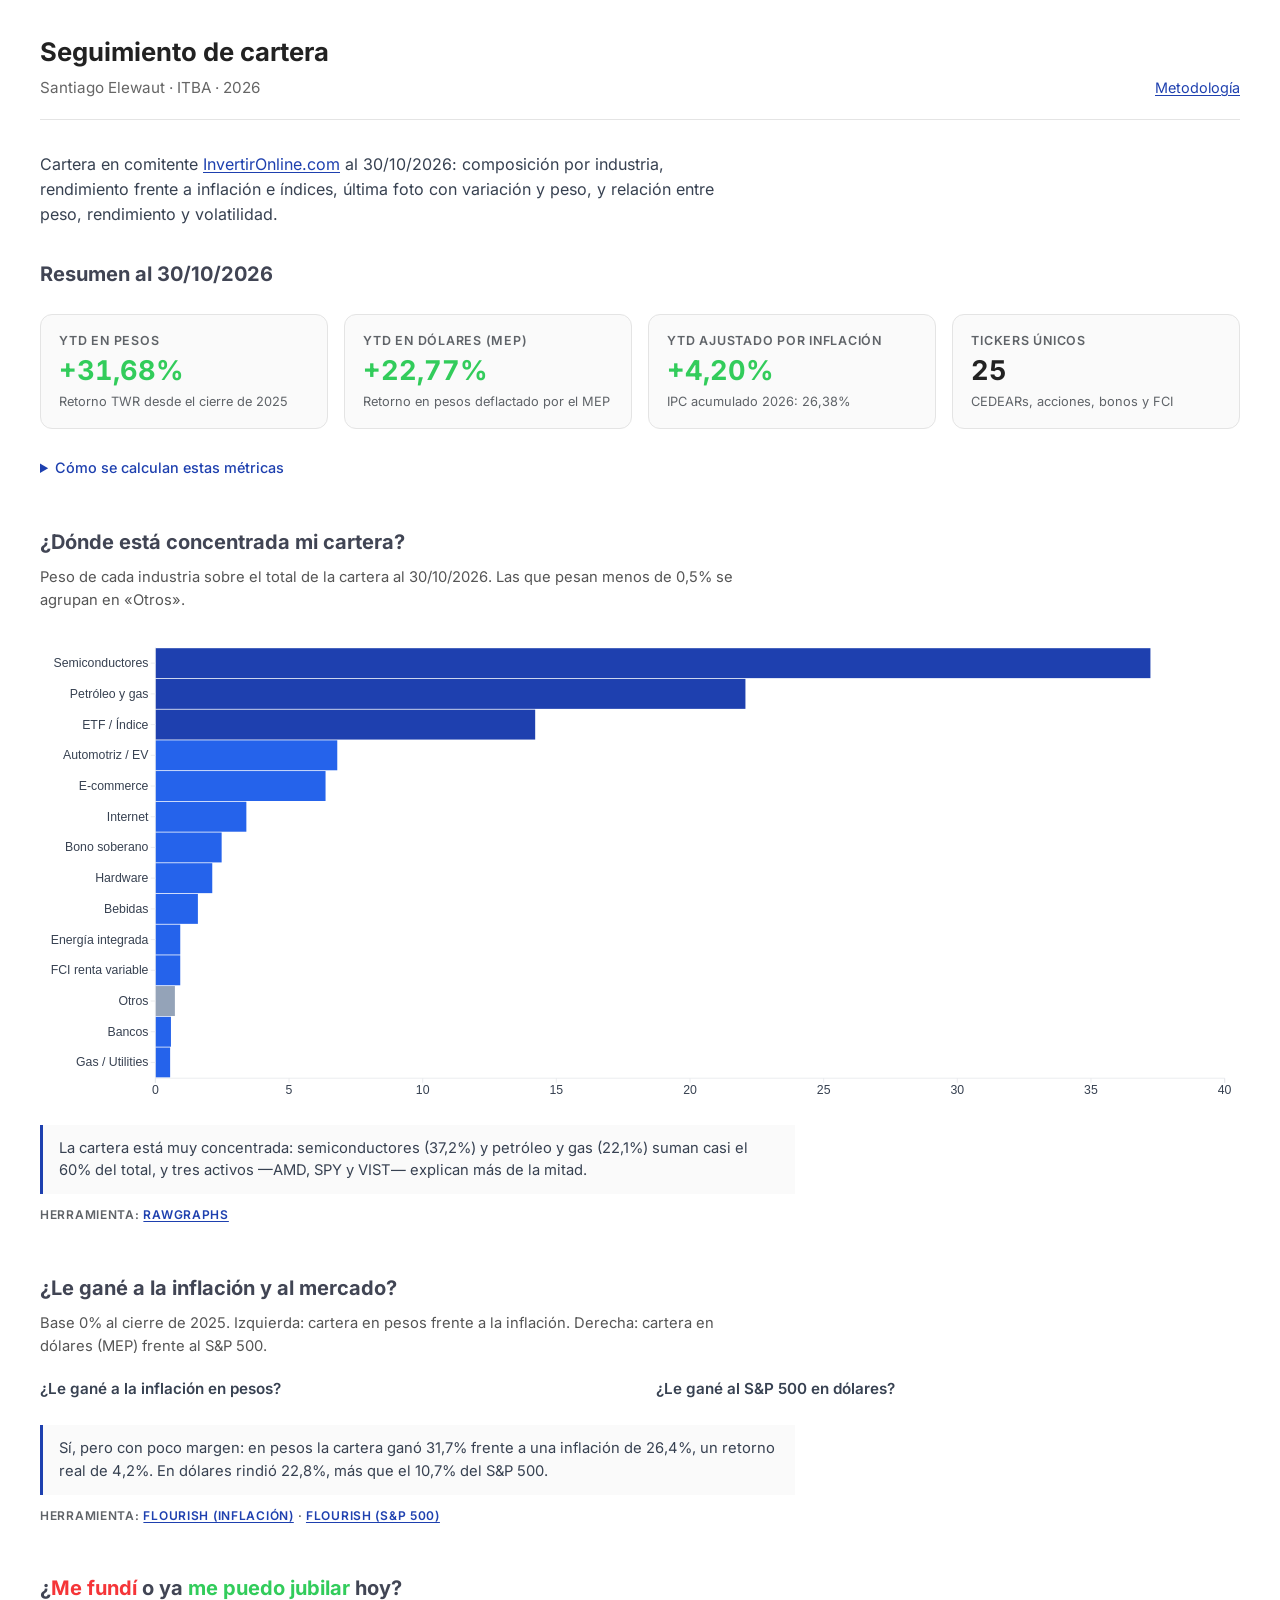
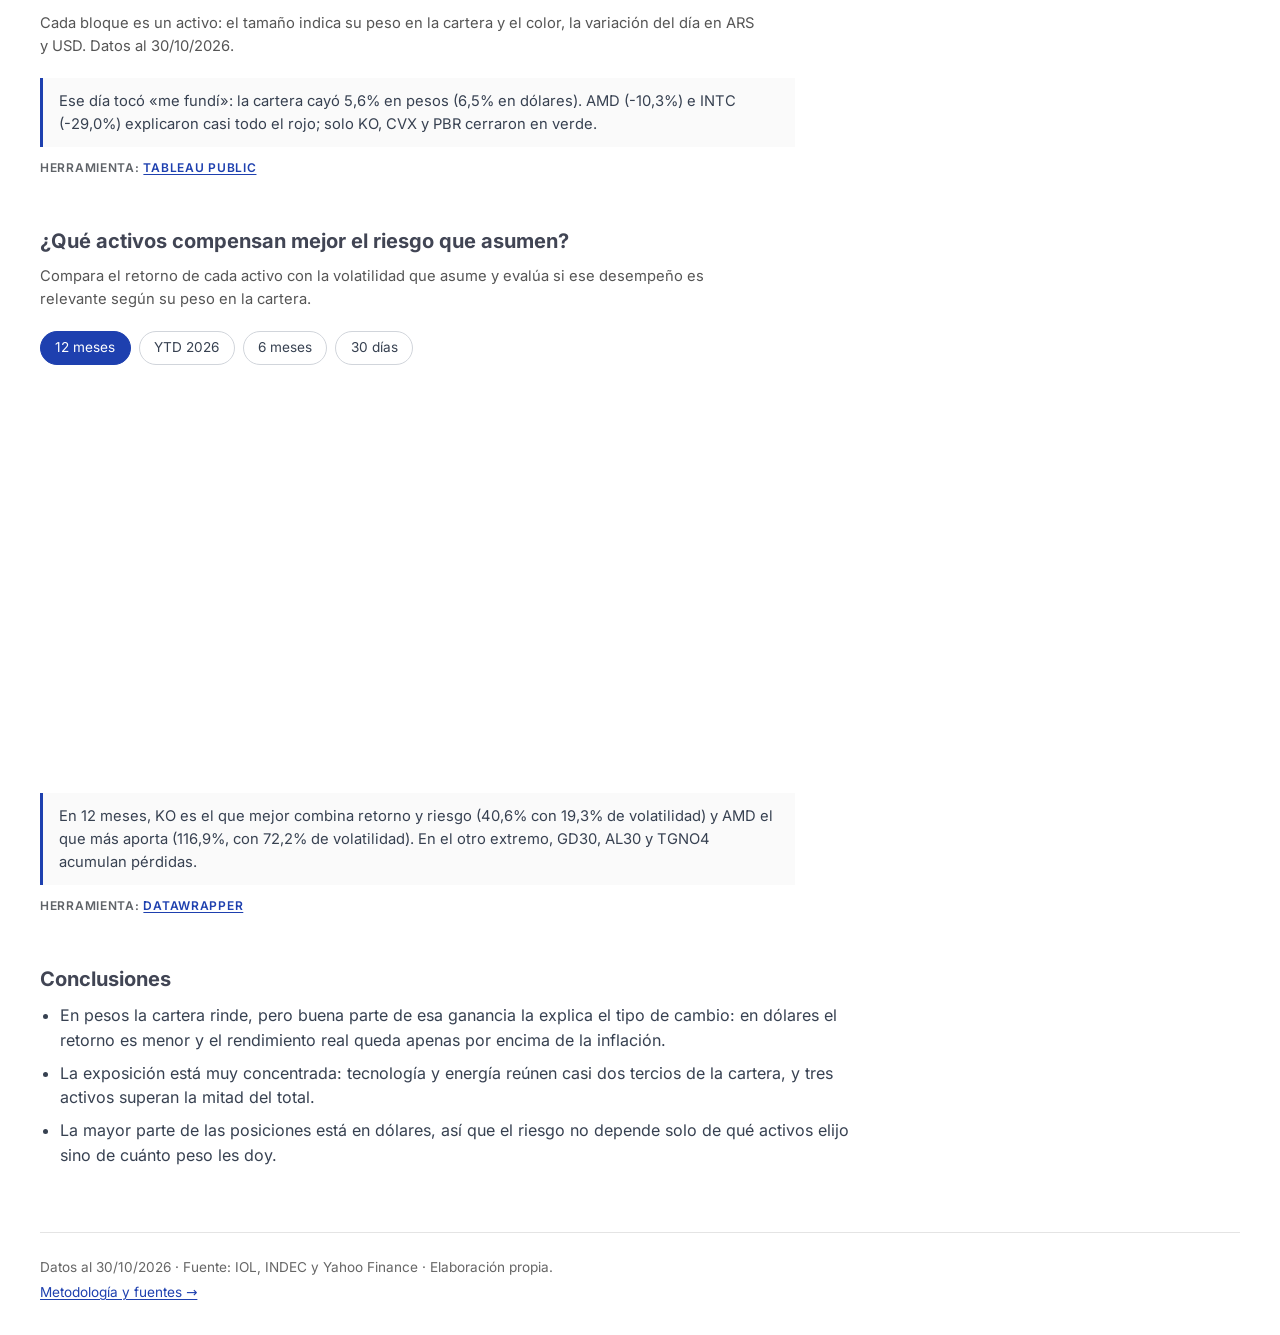
<file: index.html>
<!DOCTYPE html>
<html lang="es">
<head>
  <meta charset="utf-8">
  <meta name="viewport" content="width=device-width">
  <title>Seguimiento de cartera — Santiago Elewaut</title>
  <link rel="stylesheet" href="./styles.css">
</head>
<body>
  <header class="page-header">
    <div>
      <h1>Seguimiento de cartera</h1>
      <p class="subtitle">Santiago Elewaut · ITBA · 2026</p>
    </div>
    <nav class="header-nav" aria-label="Navegación">
      <a href="./metodologia.html">Metodología</a>
    </nav>
  </header>

  <main>
    <p class="lead">
      Cartera en comitente <a class="com" href="https://www.invertironline.com" target="_blank" rel="noopener">InvertirOnline.com</a> al 30/10/2026:
      composición por industria, rendimiento frente a inflación e índices, última foto con
      variación y peso, y relación entre peso, rendimiento y volatilidad.
    </p>

    <section aria-labelledby="kpi-heading">
      <h2 id="kpi-heading">Resumen al 30/10/2026</h2>
      <div class="kpis">
        <div class="kpi">
          <p class="kpi-label">YTD en pesos</p>
          <p class="kpi-value positive">+31,68%</p>
          <p class="kpi-note">Retorno TWR desde el cierre de 2025</p>
        </div>
        <div class="kpi">
          <p class="kpi-label">YTD en dólares (MEP)</p>
          <p class="kpi-value positive">+22,77%</p>
          <p class="kpi-note">Retorno en pesos deflactado por el MEP</p>
        </div>
        <div class="kpi">
          <p class="kpi-label">YTD ajustado por inflación</p>
          <p class="kpi-value positive">+4,20%</p>
          <p class="kpi-note">IPC acumulado 2026: 26,38%</p>
        </div>
        <div class="kpi">
          <p class="kpi-label">Tickers únicos</p>
          <p class="kpi-value">25</p>
          <p class="kpi-note">CEDEARs, acciones, bonos y FCI</p>
        </div>
      </div>

      <details class="calc-details">
        <summary>Cómo se calculan estas métricas</summary>
        <ul>
          <li><strong>Pesos:</strong> rendimiento diario TWR acumulado desde el 31/12/2025, neutralizando aportes y retiros.</li>
          <li><strong>Dólares:</strong> <code>(1 + r_ARS) / (1 + r_MEP) − 1</code>, con la variación del MEP en el mismo período.</li>
          <li><strong>Inflación:</strong> <code>(1 + r_ARS) / (1 + IPC) − 1</code>, con el IPC acumulado de enero a octubre de 2026.</li>
          <li><strong>Volatilidad:</strong> desvío estándar de los retornos diarios en USD × √252.</li>
        </ul>
        <p><a href="./metodologia.html">Ver metodología y fuentes completas →</a></p>
      </details>
    </section>

    <section>
      <h2>¿Dónde está concentrada mi cartera?</h2>
      <p class="chart-note">
        Peso de cada industria sobre el total de la cartera al 30/10/2026.
        Las que pesan menos de 0,5% se agrupan en «Otros».
      </p>
      <object type="image/svg+xml" data="./images/industry_group.svg">
        <img src="./images/industry_group.svg" alt="Exposición del portafolio por industria" loading="lazy">
      </object>
      <p class="chart-takeaway">La cartera está muy concentrada: semiconductores (37,2%) y petróleo y gas (22,1%) suman casi el 60% del total, y tres activos —AMD, SPY y VIST— explican más de la mitad.</p>
      <p class="tool-tag">Herramienta: <a href="./images/industry_group.svg" target="_blank" rel="noopener">RAWGraphs</a></p>
    </section>

    <section>
      <h2>¿Le gané a la inflación y al mercado?</h2>
      <p class="chart-note">
        Base 0% al cierre de 2025. Izquierda: cartera en pesos frente a la inflación.
        Derecha: cartera en dólares (MEP) frente al S&P 500.
      </p>
      <div class="flourish-pair">
        <div>
          <h3>¿Le gané a la inflación en pesos?</h3>
          <div class="flourish-embed flourish-chart" data-src="visualisation/30757619">
            <noscript>
              <img src="https://public.flourish.studio/visualisation/30757619/thumbnail" width="100%" alt="Rendimiento de la cartera en pesos frente a la inflación" loading="lazy">
            </noscript>
          </div>
        </div>
        <div>
          <h3>¿Le gané al S&amp;P 500 en dólares?</h3>
          <div class="flourish-embed flourish-chart" data-src="visualisation/30928132">
            <noscript>
              <img src="https://public.flourish.studio/visualisation/30928132/thumbnail" width="100%" alt="Rendimiento de la cartera en dólares frente al S&P 500" loading="lazy">
            </noscript>
          </div>
        </div>
      </div>
      <script src="https://public.flourish.studio/resources/embed.js"></script>
      <p class="chart-takeaway">Sí, pero con poco margen: en pesos la cartera ganó 31,7% frente a una inflación de 26,4%, un retorno real de 4,2%. En dólares rindió 22,8%, más que el 10,7% del S&amp;P 500.</p>
      <p class="tool-tag">Herramienta: <a href="https://public.flourish.studio/visualisation/30757619/" target="_blank" rel="noopener">Flourish (inflación)</a> · <a href="https://public.flourish.studio/visualisation/30928132/" target="_blank" rel="noopener">Flourish (S&amp;P 500)</a></p>
    </section>

    <section>
      <h2>¿<span class="loss">Me fundí</span> o ya <span class="gain">me puedo jubilar</span> hoy?</h2>
      <p class="chart-note">
        Cada bloque es un activo: el tamaño indica su peso en la cartera y el color,
        la variación del día en ARS y USD. Datos al 30/10/2026.
      </p>
      <div class='tableauPlaceholder' id='viz1794786202232' style='position: relative'>
        <noscript>
          <a href='#'>
            <img alt='Composición y variación diaria del portafolio' src='https://public.tableau.com/static/images/Tr/Treemap_groups/DASHBOARD/1_rss.png' style='border: none' />
          </a>
        </noscript>
        <object class='tableauViz' style='display:none;'>
          <param name='host_url' value='https%3A%2F%2Fpublic.tableau.com%2F' />
          <param name='embed_code_version' value='3' />
          <param name='site_root' value='' />
          <param name='name' value='Treemap_groups/DASHBOARD' />
          <param name='tabs' value='no' />
          <param name='toolbar' value='yes' />
          <param name='static_image' value='https://public.tableau.com/static/images/Tr/Treemap_groups/DASHBOARD/1.png' />
          <param name='animate_transition' value='yes' />
          <param name='display_static_image' value='yes' />
          <param name='display_spinner' value='yes' />
          <param name='display_overlay' value='yes' />
          <param name='display_count' value='yes' />
          <param name='language' value='es-ES' />
          <param name='filter' value='publish=yes' />
        </object>
      </div>
      <script type='text/javascript'>
        var divElement = document.getElementById('viz1794786202232');
        var vizElement = divElement.getElementsByTagName('object')[0];
        if (divElement.offsetWidth > 500) {
          vizElement.style.width = '100%';
          vizElement.style.height = (divElement.offsetWidth * 0.75) + 'px';
        } else {
          vizElement.style.width = '100%';
          vizElement.style.height = '1427px';
        }
        var scriptElement = document.createElement('script');
        scriptElement.src = 'https://public.tableau.com/javascripts/api/viz_v1.js';
        vizElement.parentNode.insertBefore(scriptElement, vizElement);
      </script>
      <p class="chart-takeaway">Ese día tocó «me fundí»: la cartera cayó 5,6% en pesos (6,5% en dólares). AMD (-10,3%) e INTC (-29,0%) explicaron casi todo el rojo; solo KO, CVX y PBR cerraron en verde.</p>
      <p class="tool-tag">Herramienta: <a href="https://public.tableau.com/views/Treemap_groups/DASHBOARD" target="_blank" rel="noopener">Tableau Public</a></p>
    </section>

    <section>
      <h2>¿Qué activos compensan mejor el riesgo que asumen?</h2>
      <p class="chart-note">
        Compara el retorno de cada activo con la volatilidad que asume y evalúa si ese
        desempeño es relevante según su peso en la cartera.
      </p>
      <div class="risk-toolbar" role="group" aria-label="Ventana temporal">
        <button type="button" data-window="full" aria-pressed="true">12 meses</button>
        <button type="button" data-window="ytd" aria-pressed="false">YTD 2026</button>
        <button type="button" data-window="6m" aria-pressed="false">6 meses</button>
        <button type="button" data-window="30d" aria-pressed="false">30 días</button>
      </div>
      <iframe
        class="risk-frame"
        id="riskFrame"
        src="https://datawrapper.dwcdn.net/v6pot/"
        loading="lazy"
        scrolling="no"
        data-external="1"
        title="Riesgo versus retorno — 12 meses"></iframe>
      <script>
        const riskCharts = {
          full: { id: "v6pot", label: "12 meses" },
          ytd: { id: "zsuoH", label: "YTD 2026" },
          "6m": { id: "P7Gy0", label: "6 meses" },
          "30d": { id: "cqy0r", label: "30 días" }
        };
        const riskFrame = document.getElementById("riskFrame");
        const dwToolLink = document.getElementById("dwToolLink");
        const riskButtons = document.querySelectorAll(".risk-toolbar button");
        riskButtons.forEach((button) => {
          button.addEventListener("click", () => {
            const chart = riskCharts[button.dataset.window];
            if (!chart) return;
            riskButtons.forEach((b) => b.setAttribute("aria-pressed", String(b === button)));
            riskFrame.src = "https://datawrapper.dwcdn.net/" + chart.id + "/";
            riskFrame.title = "Riesgo versus retorno — " + chart.label;
            dwToolLink.href = "https://datawrapper.dwcdn.net/" + chart.id + "/";
          });
        });
        window.addEventListener("message", (event) => {
          const heights = event.data && event.data["datawrapper-height"];
          if (!heights) return;
          document.querySelectorAll("iframe").forEach((frame) => {
            if (frame.contentWindow !== event.source) return;
            const id = Object.keys(heights)[0];
            if (id) frame.style.height = heights[id] + "px";
          });
        });
      </script>
      <p class="chart-takeaway">En 12 meses, KO es el que mejor combina retorno y riesgo (40,6% con 19,3% de volatilidad) y AMD el que más aporta (116,9%, con 72,2% de volatilidad). En el otro extremo, GD30, AL30 y TGNO4 acumulan pérdidas.</p>
      <p class="tool-tag">Herramienta: <a id="dwToolLink" href="https://datawrapper.dwcdn.net/v6pot/" target="_blank" rel="noopener">Datawrapper</a></p>
    </section>

    <section aria-labelledby="conclusiones-heading">
      <h2 id="conclusiones-heading">Conclusiones</h2>
      <ul class="conclusions">
        <li>En pesos la cartera rinde, pero buena parte de esa ganancia la explica el tipo de cambio: en dólares el retorno es menor y el rendimiento real queda apenas por encima de la inflación.</li>
        <li>La exposición está muy concentrada: tecnología y energía reúnen casi dos tercios de la cartera, y tres activos superan la mitad del total.</li>
        <li>La mayor parte de las posiciones está en dólares, así que el riesgo no depende solo de qué activos elijo sino de cuánto peso les doy.</li>
      </ul>
    </section>
  </main>

  <footer class="page-footer">
    <p>Datos al 30/10/2026 · Fuente: IOL, INDEC y Yahoo Finance · Elaboración propia.</p>
    <p><a href="./metodologia.html">Metodología y fuentes →</a></p>
  </footer>

</body>
</html>
</file>
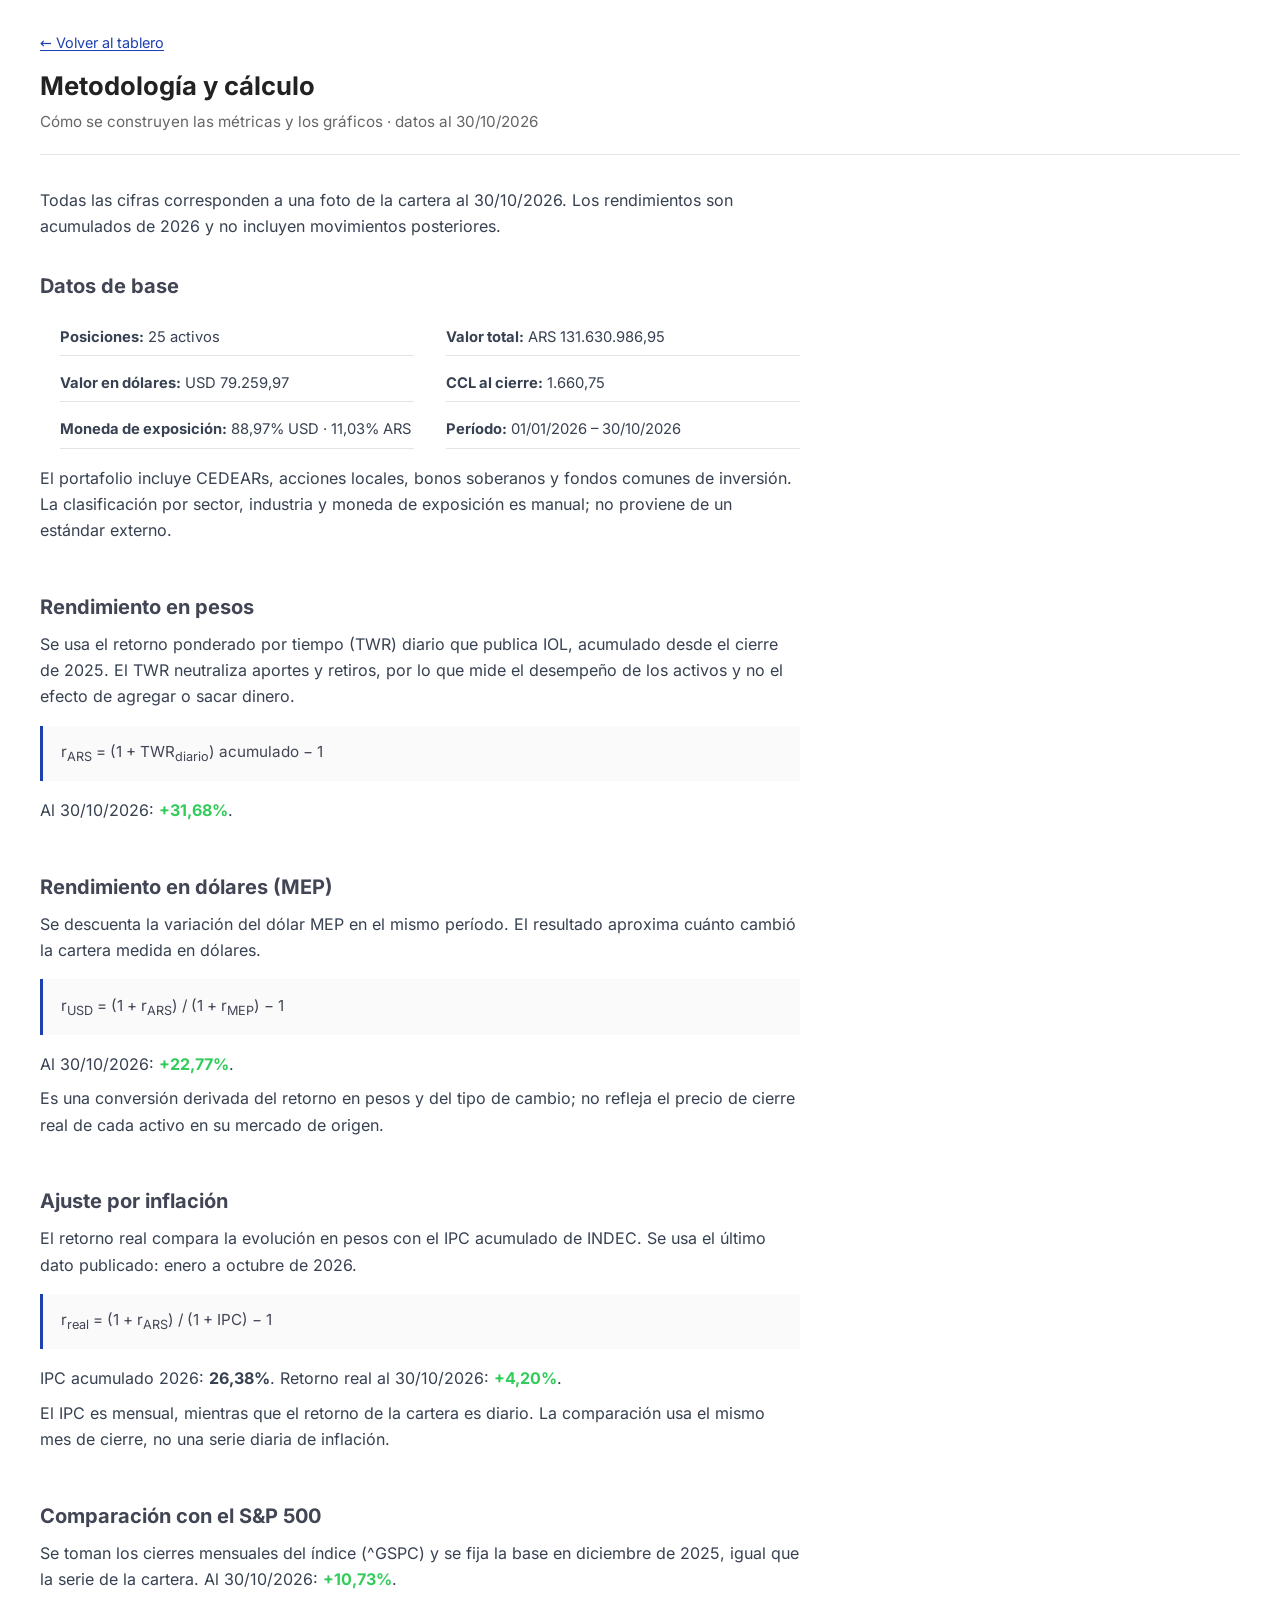
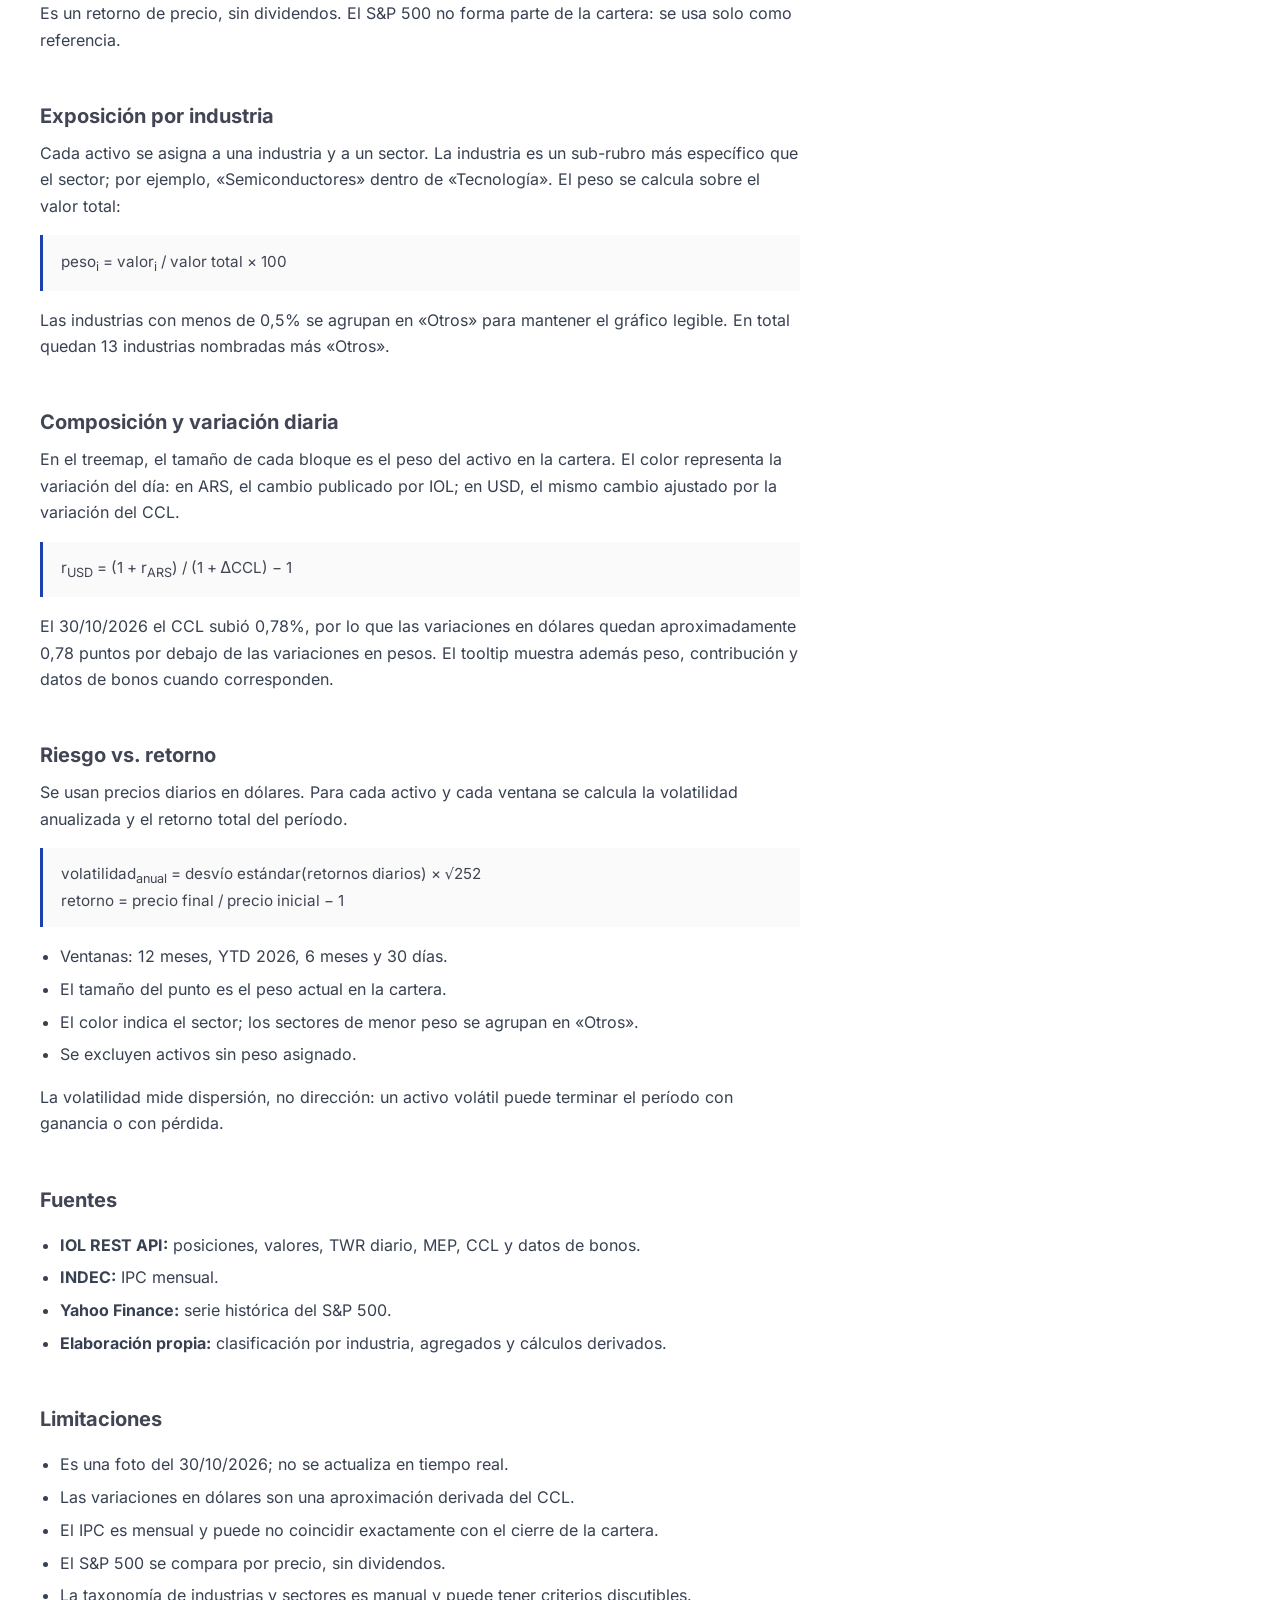
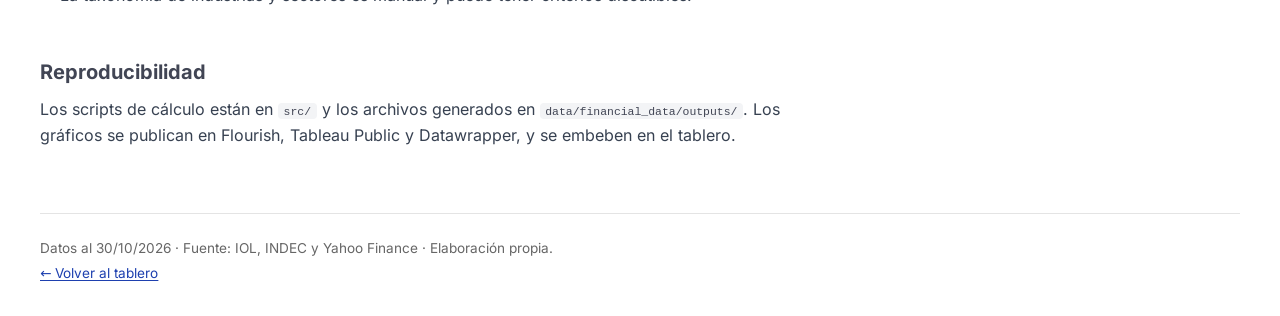
<file: metodologia.html>
<!DOCTYPE html>
<html lang="es">
<head>
  <meta charset="utf-8">
  <meta name="viewport" content="width=device-width">
  <title>Metodología — Seguimiento de cartera</title>
  <link rel="stylesheet" href="./styles.css">
</head>
<body>
  <header class="page-header">
    <div>
      <p class="back-link"><a href="./index.html">← Volver al tablero</a></p>
      <h1>Metodología y cálculo</h1>
      <p class="subtitle">Cómo se construyen las métricas y los gráficos · datos al 30/10/2026</p>
    </div>
  </header>

  <main class="prose">
    <p class="lead">
      Todas las cifras corresponden a una foto de la cartera al 30/10/2026.
      Los rendimientos son acumulados de 2026 y no incluyen movimientos posteriores.
    </p>

    <section>
      <h2>Datos de base</h2>
      <ul class="fact-list">
        <li><strong>Posiciones:</strong> 25 activos</li>
        <li><strong>Valor total:</strong> ARS 131.630.986,95</li>
        <li><strong>Valor en dólares:</strong> USD 79.259,97</li>
        <li><strong>CCL al cierre:</strong> 1.660,75</li>
        <li><strong>Moneda de exposición:</strong> 88,97% USD · 11,03% ARS</li>
        <li><strong>Período:</strong> 01/01/2026 – 30/10/2026</li>
      </ul>
      <p>
        El portafolio incluye CEDEARs, acciones locales, bonos soberanos y fondos
        comunes de inversión. La clasificación por sector, industria y moneda de
        exposición es manual; no proviene de un estándar externo.
      </p>
    </section>

    <section>
      <h2>Rendimiento en pesos</h2>
      <p>
        Se usa el retorno ponderado por tiempo (TWR) diario que publica IOL,
        acumulado desde el cierre de 2025. El TWR neutraliza aportes y retiros,
        por lo que mide el desempeño de los activos y no el efecto de agregar o
        sacar dinero.
      </p>
      <div class="formula">
        r<sub>ARS</sub> = (1 + TWR<sub>diario</sub>) acumulado − 1
      </div>
      <p>Al 30/10/2026: <strong class="gain">+31,68%</strong>.</p>
    </section>

    <section>
      <h2>Rendimiento en dólares (MEP)</h2>
      <p>
        Se descuenta la variación del dólar MEP en el mismo período. El resultado
        aproxima cuánto cambió la cartera medida en dólares.
      </p>
      <div class="formula">
        r<sub>USD</sub> = (1 + r<sub>ARS</sub>) / (1 + r<sub>MEP</sub>) − 1
      </div>
      <p>Al 30/10/2026: <strong class="gain">+22,77%</strong>.</p>
      <p>
        Es una conversión derivada del retorno en pesos y del tipo de cambio; no
        refleja el precio de cierre real de cada activo en su mercado de origen.
      </p>
    </section>

    <section>
      <h2>Ajuste por inflación</h2>
      <p>
        El retorno real compara la evolución en pesos con el IPC acumulado de
        INDEC. Se usa el último dato publicado: enero a octubre de 2026.
      </p>
      <div class="formula">
        r<sub>real</sub> = (1 + r<sub>ARS</sub>) / (1 + IPC) − 1
      </div>
      <p>
        IPC acumulado 2026: <strong>26,38%</strong>.
        Retorno real al 30/10/2026: <strong class="gain">+4,20%</strong>.
      </p>
      <p>
        El IPC es mensual, mientras que el retorno de la cartera es diario. La
        comparación usa el mismo mes de cierre, no una serie diaria de inflación.
      </p>
    </section>

    <section>
      <h2>Comparación con el S&amp;P 500</h2>
      <p>
        Se toman los cierres mensuales del índice (^GSPC) y se fija la base en
        diciembre de 2025, igual que la serie de la cartera. Al 30/10/2026:
        <strong class="gain">+10,73%</strong>.
      </p>
      <p>
        Es un retorno de precio, sin dividendos. El S&amp;P 500 no forma parte de
        la cartera: se usa solo como referencia.
      </p>
    </section>

    <section>
      <h2>Exposición por industria</h2>
      <p>
        Cada activo se asigna a una industria y a un sector. La industria es un
        sub-rubro más específico que el sector; por ejemplo, «Semiconductores»
        dentro de «Tecnología». El peso se calcula sobre el valor total:
      </p>
      <div class="formula">
        peso<sub>i</sub> = valor<sub>i</sub> / valor total × 100
      </div>
      <p>
        Las industrias con menos de 0,5% se agrupan en «Otros» para mantener el
        gráfico legible. En total quedan 13 industrias nombradas más «Otros».
      </p>
    </section>

    <section>
      <h2>Composición y variación diaria</h2>
      <p>
        En el treemap, el tamaño de cada bloque es el peso del activo en la
        cartera. El color representa la variación del día: en ARS, el cambio
        publicado por IOL; en USD, el mismo cambio ajustado por la variación del
        CCL.
      </p>
      <div class="formula">
        r<sub>USD</sub> = (1 + r<sub>ARS</sub>) / (1 + ΔCCL) − 1
      </div>
      <p>
        El 30/10/2026 el CCL subió 0,78%, por lo que las variaciones en dólares
        quedan aproximadamente 0,78 puntos por debajo de las variaciones en pesos.
        El tooltip muestra además peso, contribución y datos de bonos cuando
        corresponden.
      </p>
    </section>

    <section>
      <h2>Riesgo vs. retorno</h2>
      <p>
        Se usan precios diarios en dólares. Para cada activo y cada ventana se
        calcula la volatilidad anualizada y el retorno total del período.
      </p>
      <div class="formula">
        volatilidad<sub>anual</sub> = desvío estándar(retornos diarios) × √252<br>
        retorno = precio final / precio inicial − 1
      </div>
      <ul>
        <li>Ventanas: 12 meses, YTD 2026, 6 meses y 30 días.</li>
        <li>El tamaño del punto es el peso actual en la cartera.</li>
        <li>El color indica el sector; los sectores de menor peso se agrupan en «Otros».</li>
        <li>Se excluyen activos sin peso asignado.</li>
      </ul>
      <p>
        La volatilidad mide dispersión, no dirección: un activo volátil puede
        terminar el período con ganancia o con pérdida.
      </p>
    </section>

    <section>
      <h2>Fuentes</h2>
      <ul>
        <li><strong>IOL REST API:</strong> posiciones, valores, TWR diario, MEP, CCL y datos de bonos.</li>
        <li><strong>INDEC:</strong> IPC mensual.</li>
        <li><strong>Yahoo Finance:</strong> serie histórica del S&amp;P 500.</li>
        <li><strong>Elaboración propia:</strong> clasificación por industria, agregados y cálculos derivados.</li>
      </ul>
    </section>

    <section>
      <h2>Limitaciones</h2>
      <ul>
        <li>Es una foto del 30/10/2026; no se actualiza en tiempo real.</li>
        <li>Las variaciones en dólares son una aproximación derivada del CCL.</li>
        <li>El IPC es mensual y puede no coincidir exactamente con el cierre de la cartera.</li>
        <li>El S&amp;P 500 se compara por precio, sin dividendos.</li>
        <li>La taxonomía de industrias y sectores es manual y puede tener criterios discutibles.</li>
      </ul>
    </section>

    <section>
      <h2>Reproducibilidad</h2>
      <p>
        Los scripts de cálculo están en <code>src/</code> y los archivos generados
        en <code>data/financial_data/outputs/</code>. Los gráficos se publican en
        Flourish, Tableau Public y Datawrapper, y se embeben en el tablero.
      </p>
    </section>
  </main>

  <footer class="page-footer">
    <p>Datos al 30/10/2026 · Fuente: IOL, INDEC y Yahoo Finance · Elaboración propia.</p>
    <p><a href="./index.html">← Volver al tablero</a></p>
  </footer>

</body>
</html>
</file>
<file: styles.css>
@font-face {
  font-family: "Inter";
  font-style: normal;
  font-weight: 100 900;
  font-display: swap;
  src: url("./fonts/inter-latin-var.woff2") format("woff2");
}

:root {
  --bg: #ffffff;
  --fg: #222222;
  --fg-strong: #414554;
  --fg-body: #374151;
  --muted: #666666;
  --muted-strong: #555555;
  --muted-soft: #5f6368;
  --card: #fafafa;
  --border: #e4e4e4;
  --border-strong: #d1d5db;
  --accent: #1e40af;
  --accent-hover: #2563eb;
  --gain: #32cc5b;
  --loss: #f53538;
  --on-accent: #ffffff;
}

body {
  font-family: "Inter", system-ui, -apple-system, "Segoe UI", Roboto, "Helvetica Neue", Arial, sans-serif;
  max-width: 1200px;
  margin: 2rem auto;
  padding: 0 1.5rem;
  background: var(--bg);
  color: var(--fg);
  line-height: 1.55;
}

a {
  color: var(--accent);
  text-decoration-thickness: 1px;
  text-underline-offset: 2px;
}

a:hover {
  color: var(--accent-hover);
}

h1 {
  font-size: 1.6rem;
  margin: 0 0 0.25rem;
}

h2 {
  font-size: 1.25rem;
  margin: 0 0 0.5rem;
  color: var(--fg-strong);
}

p {
  margin: 0.5rem 0;
}

.subtitle {
  margin: 0;
  font-size: 0.95rem;
  color: var(--muted);
}

.lead {
  max-width: 70ch;
  margin: 0 0 2rem;
  color: var(--fg-body);
}

.page-header {
  display: flex;
  flex-wrap: wrap;
  align-items: flex-end;
  justify-content: space-between;
  gap: 1rem;
  padding-bottom: 1.25rem;
  border-bottom: 1px solid var(--border);
}

.header-nav {
  font-size: 0.9rem;
}

.back-link {
  margin: 0 0 0.75rem;
  font-size: 0.9rem;
}

.gain {
  color: var(--gain);
}

.loss {
  color: var(--loss);
}

object {
  width: 100%;
  height: auto;
  display: block;
}

.flourish-embed {
  width: 100%;
}

.flourish-pair {
  display: grid;
  grid-template-columns: repeat(auto-fit, minmax(min(360px, 100%), 1fr));
  gap: 1.5rem 2rem;
  align-items: start;
}

.flourish-pair .flourish-embed {
  min-width: 0;
}

.flourish-pair > div {
  min-width: 0;
}

.flourish-pair h3 {
  margin: 0 0 0.5rem;
  font-size: 0.95rem;
  font-weight: 600;
  color: var(--fg-body);
}

main {
  margin-top: 2rem;
}

section + section {
  margin-top: 3rem;
}

.kpis {
  display: grid;
  grid-template-columns: repeat(auto-fit, minmax(190px, 1fr));
  gap: 1rem;
  margin-top: 1.5rem;
}

.kpi {
  border: 1px solid var(--border);
  border-radius: 12px;
  padding: 1rem 1.15rem;
  background: var(--card);
}

.kpi-label {
  margin: 0 0 0.35rem;
  font-size: 0.78rem;
  font-weight: 600;
  letter-spacing: 0.06em;
  text-transform: uppercase;
  color: var(--muted-soft);
}

.kpi-value {
  margin: 0;
  font-size: 1.7rem;
  font-weight: 700;
  line-height: 1.1;
  font-variant-numeric: tabular-nums;
}

.kpi-value.positive {
  color: var(--gain);
}

.kpi-note {
  margin: 0.4rem 0 0;
  font-size: 0.8rem;
  color: var(--muted-soft);
}

.chart-takeaway {
  max-width: 80ch;
  margin: 1rem 0 0;
  padding: 0.75rem 1rem;
  border-left: 3px solid var(--accent);
  background: var(--card);
  font-size: 0.92rem;
  color: var(--fg-body);
}

.tool-tag {
  margin: 0.75rem 0 0;
  font-size: 0.75rem;
  font-weight: 600;
  letter-spacing: 0.06em;
  text-transform: uppercase;
  color: var(--muted-soft);
}

.chart-note {
  max-width: 80ch;
  margin: 0 0 1.25rem;
  font-size: 0.92rem;
  color: var(--muted-strong);
}

.conclusions {
  max-width: 80ch;
  margin: 0;
  padding-left: 1.25rem;
  color: var(--fg-body);
}

.conclusions li {
  margin: 0.5rem 0;
}

.calc-details {
  margin-top: 1.75rem;
  max-width: 80ch;
  font-size: 0.9rem;
  color: var(--fg-body);
}

.calc-details summary {
  color: var(--accent);
  cursor: pointer;
  font-weight: 500;
}

.calc-details summary:hover {
  color: var(--accent-hover);
}

.calc-details ul {
  margin: 0.75rem 0 0.5rem;
  padding-left: 1.25rem;
}

.calc-details li {
  margin: 0.35rem 0;
}

.risk-frame {
  width: 100%;
  height: 400px;
  border: 0;
  display: block;
}

.risk-toolbar {
  display: flex;
  flex-wrap: wrap;
  gap: 0.5rem;
  margin: 0 0 0.75rem;
}

.risk-toolbar button {
  font: inherit;
  font-size: 0.85rem;
  padding: 0.35rem 0.9rem;
  border: 1px solid var(--border-strong);
  border-radius: 999px;
  background: var(--bg);
  color: var(--fg-body);
  cursor: pointer;
}

.risk-toolbar button:hover {
  border-color: var(--accent-hover);
  color: var(--accent);
}

.risk-toolbar button[aria-pressed="true"] {
  background: var(--accent);
  border-color: var(--accent);
  color: var(--on-accent);
}

.risk-toolbar button:focus-visible {
  outline: 2px solid var(--accent-hover);
  outline-offset: 2px;
}

.page-footer {
  margin-top: 4rem;
  padding-top: 1.25rem;
  border-top: 1px solid var(--border);
  font-size: 0.85rem;
  color: var(--muted);
}

.page-footer p {
  margin: 0.25rem 0;
}

.prose {
  max-width: 76ch;
}

.prose p,
.prose li {
  color: var(--fg-body);
  line-height: 1.65;
}

.prose h2 {
  margin-top: 2.75rem;
}

.prose h2:first-of-type {
  margin-top: 0;
}

.prose ul,
.prose ol {
  padding-left: 1.25rem;
}

.prose li {
  margin: 0.4rem 0;
}

.prose code {
  font-size: 0.88em;
  padding: 0.1rem 0.35rem;
  border-radius: 4px;
  background: #f3f4f6;
  color: var(--fg-strong);
}

.formula {
  margin: 1rem 0;
  padding: 0.9rem 1.1rem;
  border-left: 3px solid var(--accent);
  background: var(--card);
  font-size: 0.95rem;
  color: var(--fg-strong);
}

.fact-list {
  margin: 1rem 0;
  padding: 0;
  list-style: none;
  display: grid;
  grid-template-columns: repeat(auto-fit, minmax(min(240px, 100%), 1fr));
  gap: 0.5rem 2rem;
}

.fact-list li {
  margin: 0;
  padding: 0.4rem 0;
  border-bottom: 1px solid var(--border);
  font-size: 0.92rem;
}

@media (max-width: 600px) {
  body {
    margin: 1.25rem auto;
    padding: 0 1rem;
  }

  .page-header {
    align-items: flex-start;
    flex-direction: column;
  }
}
</file>
